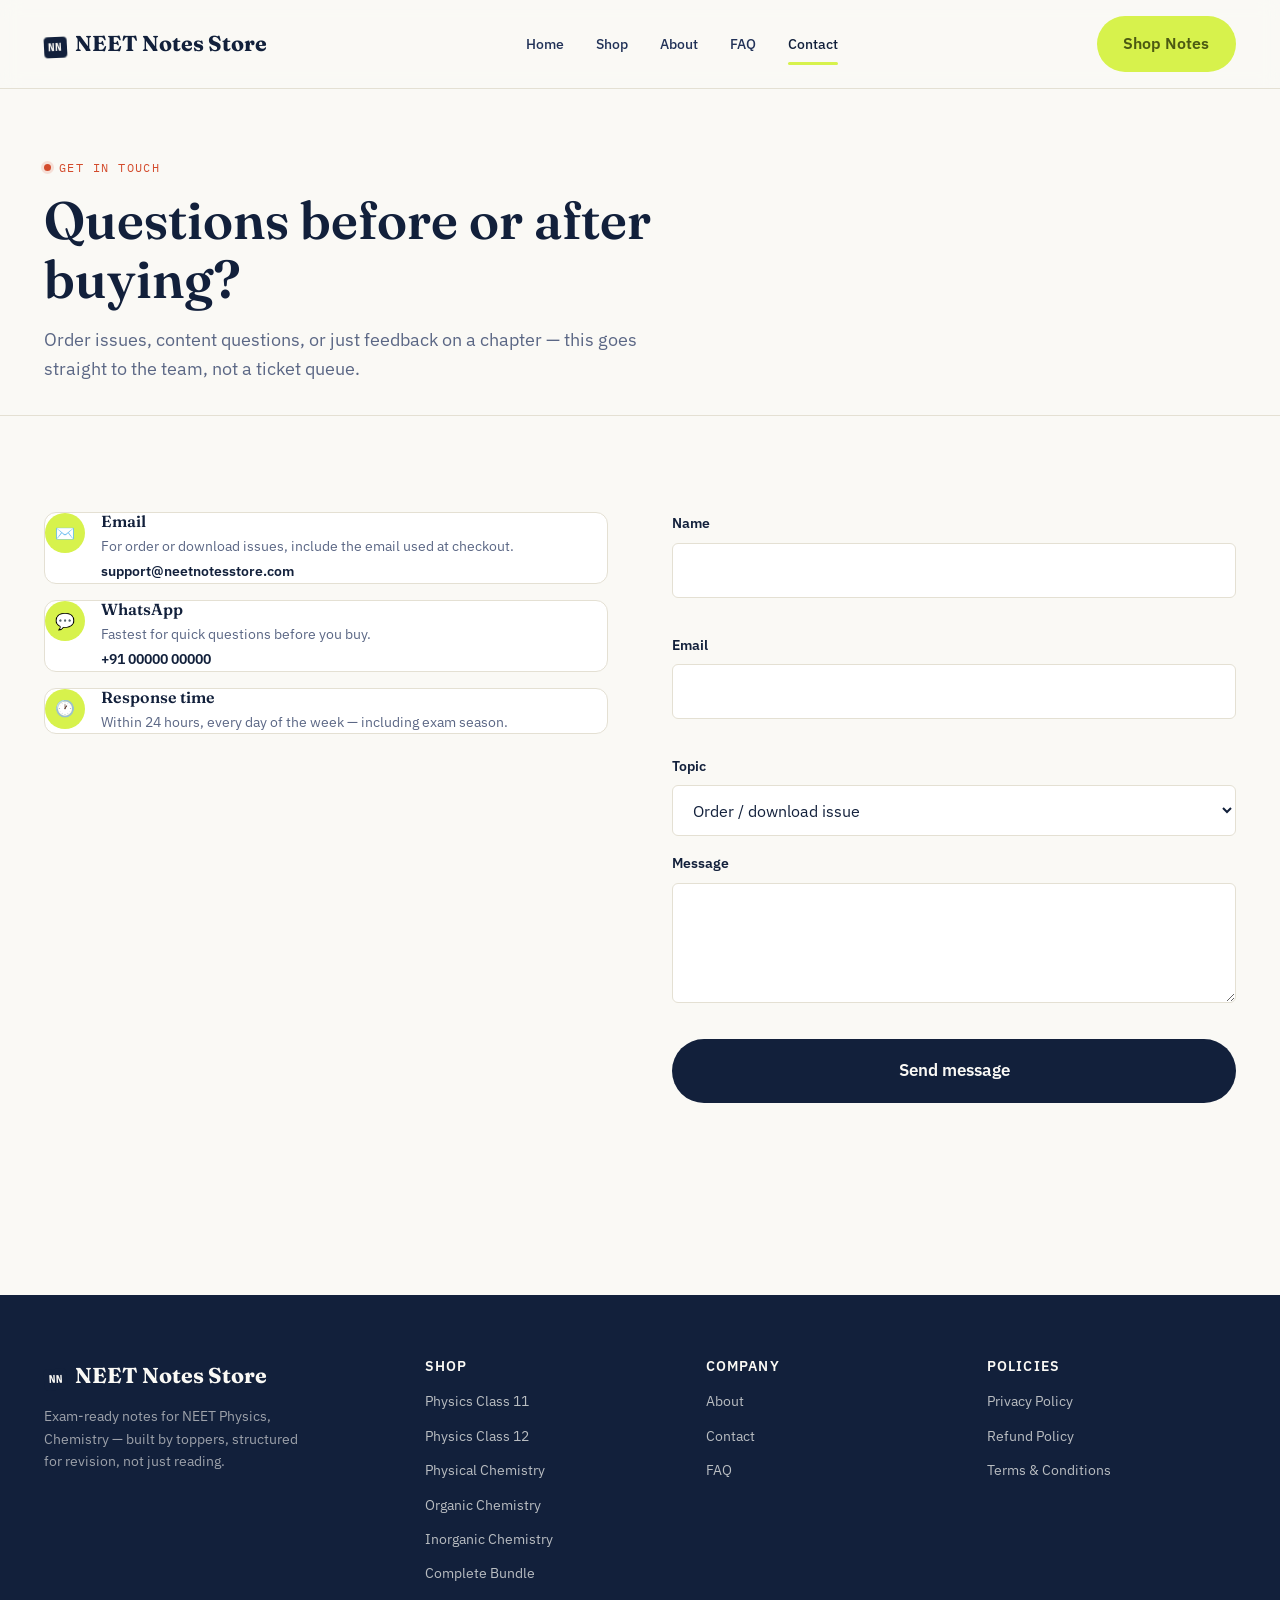
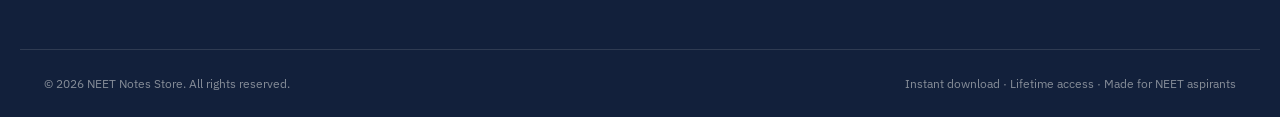
<file: contact.html>
<!DOCTYPE html>
<html lang="en">
<head>
<meta charset="UTF-8">
<meta name="viewport" content="width=device-width, initial-scale=1.0">
<title>Contact Us — NEET Notes Store</title>
<meta name="description" content="Get in touch with NEET Notes Store for order help, content questions, or feedback.">
<link rel="canonical" href="https://neetnotesstore.com/contact.html">
<meta property="og:type" content="website">
<meta property="og:title" content="Contact Us — NEET Notes Store">
<meta property="og:description" content="Get in touch with NEET Notes Store for order help, content questions, or feedback.">
<meta property="og:url" content="https://neetnotesstore.com/contact.html">
<meta name="twitter:card" content="summary">
<meta name="twitter:title" content="Contact Us — NEET Notes Store">

<link rel="preconnect" href="https://fonts.googleapis.com">
<link rel="preconnect" href="https://fonts.gstatic.com" crossorigin>
<link href="https://fonts.googleapis.com/css2?family=Fraunces:opsz,wght@9..144,500;9..144,600;9..144,700&family=IBM+Plex+Sans:wght@400;500;600&family=IBM+Plex+Mono:wght@500;600&display=swap" rel="stylesheet">

<link rel="stylesheet" href="css/tokens.css">
<link rel="stylesheet" href="css/base.css">
<link rel="stylesheet" href="css/info-pages.css">
</head>
<body data-page="contact">

<div id="page-loader"><div class="loader-mark"><span class="dot"></span> Loading</div></div>
<header id="site-header" class="site-header"></header>

<main>
  <section class="page-hero">
    <div class="container">
      <span class="eyebrow reveal">Get In Touch</span>
      <h1 class="reveal">Questions before or after buying?</h1>
      <p class="reveal">Order issues, content questions, or just feedback on a chapter — this goes straight to the team, not a ticket queue.</p>
    </div>
  </section>

  <section class="section">
    <div class="container contact-grid">
      <div class="contact-channels reveal">
        <div class="channel-card">
          <div class="channel-icon">✉️</div>
          <div>
            <h3>Email</h3>
            <p>For order or download issues, include the email used at checkout.</p>
            <a href="mailto:support@neetnotesstore.com">support@neetnotesstore.com</a>
          </div>
        </div>
        <div class="channel-card">
          <div class="channel-icon">💬</div>
          <div>
            <h3>WhatsApp</h3>
            <p>Fastest for quick questions before you buy.</p>
            <a href="https://wa.me/910000000000" target="_blank" rel="noopener">+91 00000 00000</a>
          </div>
        </div>
        <div class="channel-card">
          <div class="channel-icon">🕐</div>
          <div>
            <h3>Response time</h3>
            <p>Within 24 hours, every day of the week — including exam season.</p>
          </div>
        </div>
      </div>

      <form class="contact-form reveal" id="contactForm" novalidate>
        <div class="form-success" id="formSuccess">✓ Message sent — we'll reply within 24 hours.</div>

        <div class="form-field">
          <label for="cfName">Name</label>
          <input type="text" id="cfName" name="name" autocomplete="name" required>
          <span class="form-error" id="errName"></span>
        </div>

        <div class="form-field">
          <label for="cfEmail">Email</label>
          <input type="email" id="cfEmail" name="email" autocomplete="email" required>
          <span class="form-error" id="errEmail"></span>
        </div>

        <div class="form-field">
          <label for="cfTopic">Topic</label>
          <select id="cfTopic" name="topic">
            <option value="order">Order / download issue</option>
            <option value="content">Question about content</option>
            <option value="feedback">Feedback</option>
            <option value="other">Something else</option>
          </select>
        </div>

        <div class="form-field">
          <label for="cfMessage">Message</label>
          <textarea id="cfMessage" name="message" required></textarea>
          <span class="form-error" id="errMessage"></span>
        </div>

        <button type="submit" class="btn btn-primary btn-lg">Send message</button>
      </form>
    </div>
  </section>
</main>

<footer id="site-footer" class="site-footer"></footer>
<button id="backToTop" class="back-to-top" aria-label="Back to top">↑</button>

<script src="js/products.js"></script>
<script src="js/components.js"></script>
<script src="js/main.js"></script>
<script>
  renderHeader("contact");
  renderFooter();

  const form = document.getElementById("contactForm");
  const success = document.getElementById("formSuccess");

  form.addEventListener("submit", (e) => {
    e.preventDefault();
    let valid = true;

    const name = document.getElementById("cfName");
    const email = document.getElementById("cfEmail");
    const message = document.getElementById("cfMessage");

    document.getElementById("errName").textContent = "";
    document.getElementById("errEmail").textContent = "";
    document.getElementById("errMessage").textContent = "";

    if (!name.value.trim()) {
      document.getElementById("errName").textContent = "Enter your name.";
      valid = false;
    }
    const emailPattern = /^[^\s@]+@[^\s@]+\.[^\s@]+$/;
    if (!emailPattern.test(email.value.trim())) {
      document.getElementById("errEmail").textContent = "Enter a valid email.";
      valid = false;
    }
    if (!message.value.trim()) {
      document.getElementById("errMessage").textContent = "Write a short message.";
      valid = false;
    }

    if (!valid) return;

    success.classList.add("visible");
    form.reset();
    success.scrollIntoView({ behavior: "smooth", block: "center" });
  });
</script>
</body>
</html>
</file>
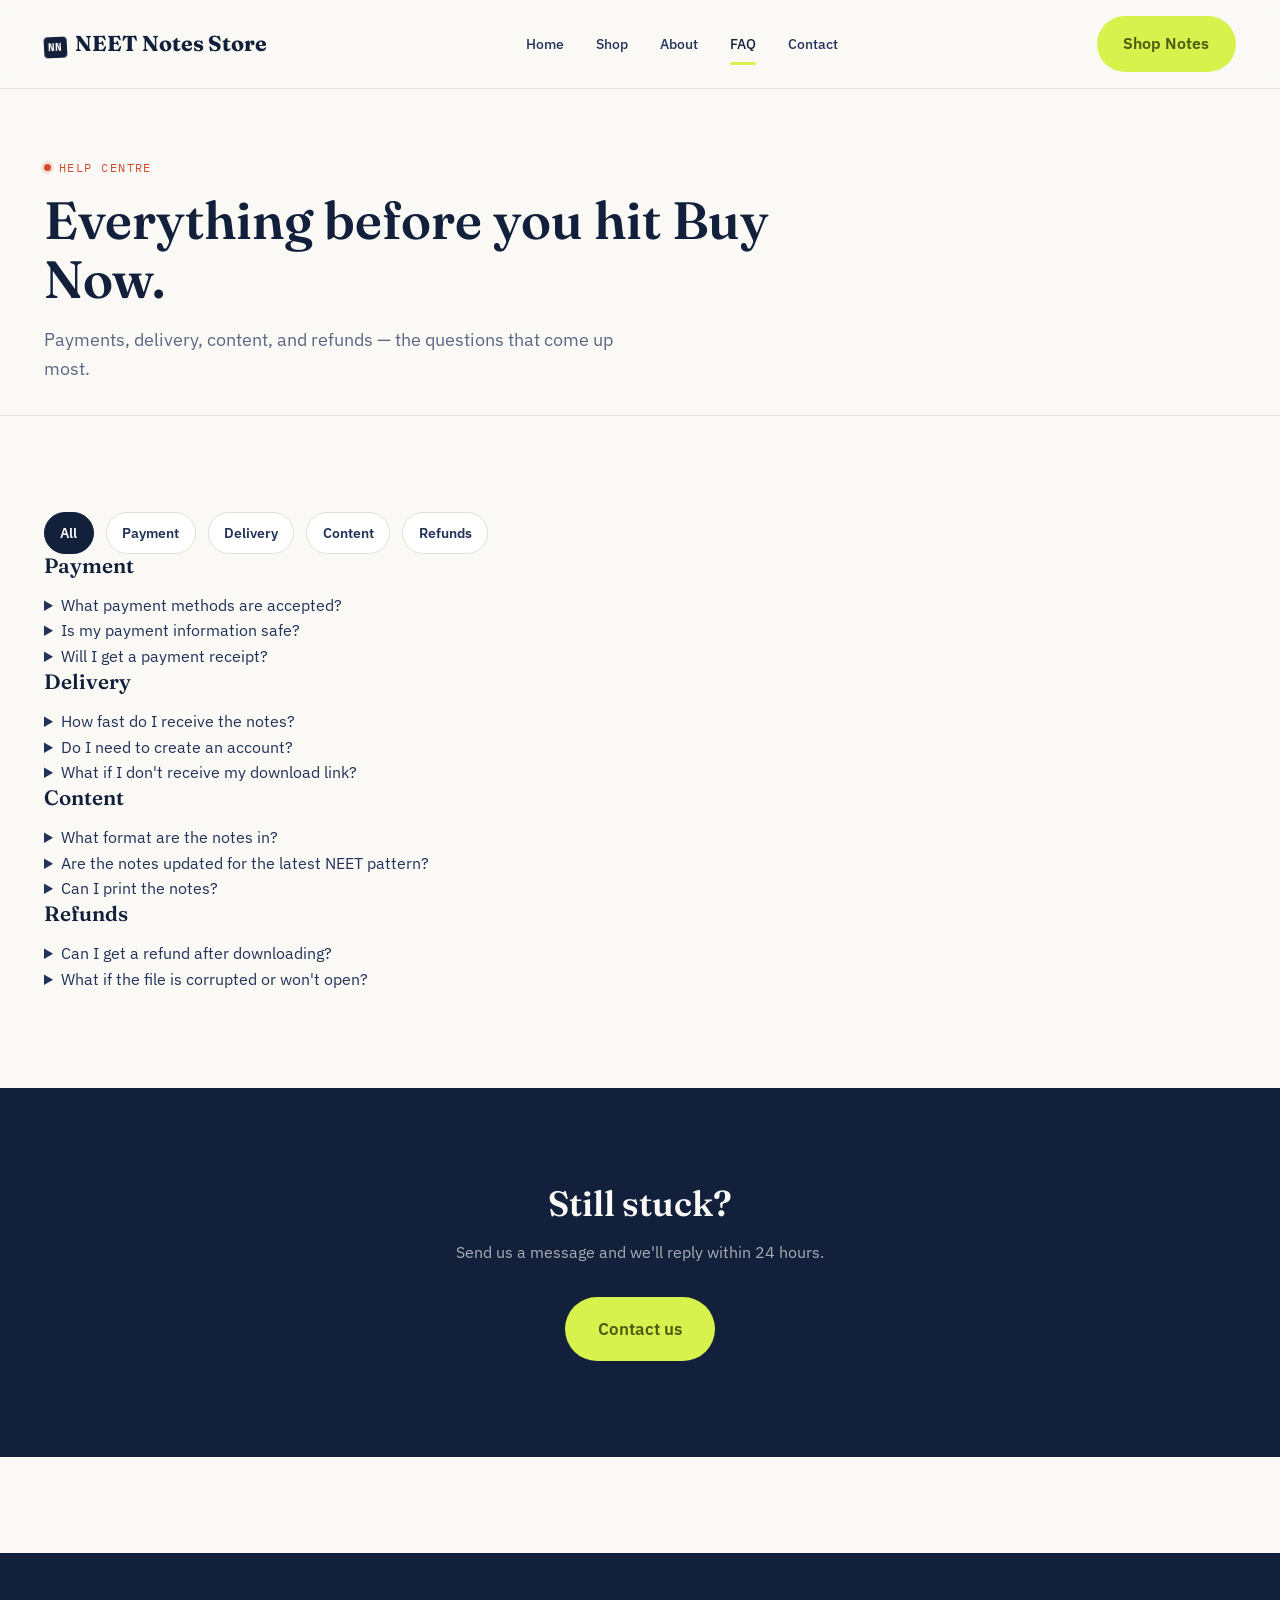
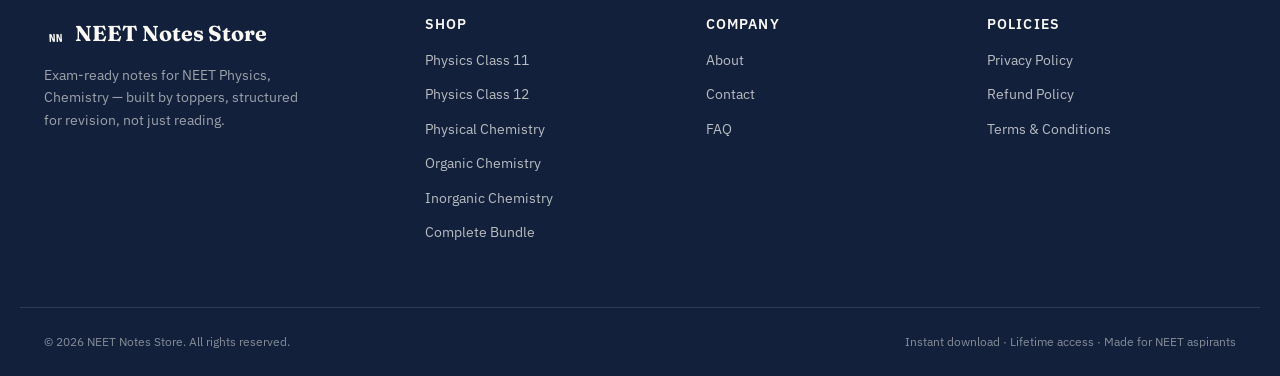
<file: faq.html>
<!DOCTYPE html>
<html lang="en">
<head>
<meta charset="UTF-8">
<meta name="viewport" content="width=device-width, initial-scale=1.0">
<title>FAQ — NEET Notes Store</title>
<meta name="description" content="Answers about payments, delivery, content, and refunds for NEET Notes Store.">
<link rel="canonical" href="https://neetnotesstore.com/faq.html">
<meta property="og:type" content="website">
<meta property="og:title" content="FAQ — NEET Notes Store">
<meta property="og:description" content="Answers about payments, delivery, content, and refunds for NEET Notes Store.">
<meta property="og:url" content="https://neetnotesstore.com/faq.html">
<meta name="twitter:card" content="summary">
<meta name="twitter:title" content="FAQ — NEET Notes Store">

<link rel="preconnect" href="https://fonts.googleapis.com">
<link rel="preconnect" href="https://fonts.gstatic.com" crossorigin>
<link href="https://fonts.googleapis.com/css2?family=Fraunces:opsz,wght@9..144,500;9..144,600;9..144,700&family=IBM+Plex+Sans:wght@400;500;600&family=IBM+Plex+Mono:wght@500;600&display=swap" rel="stylesheet">

<link rel="stylesheet" href="css/tokens.css">
<link rel="stylesheet" href="css/base.css">
<link rel="stylesheet" href="css/info-pages.css">

<script type="application/ld+json" id="faqSchema"></script>
</head>
<body data-page="faq">

<div id="page-loader"><div class="loader-mark"><span class="dot"></span> Loading</div></div>
<header id="site-header" class="site-header"></header>

<main>
  <section class="page-hero">
    <div class="container">
      <span class="eyebrow reveal">Help Centre</span>
      <h1 class="reveal">Everything before you hit Buy Now.</h1>
      <p class="reveal">Payments, delivery, content, and refunds — the questions that come up most.</p>
    </div>
  </section>

  <section class="section">
    <div class="container">
      <div class="faq-categories reveal" id="faqCats"></div>
      <div id="faqGroups"></div>
    </div>
  </section>

  <section class="section cta-band">
    <div class="container cta-inner reveal">
      <h2>Still stuck?</h2>
      <p>Send us a message and we'll reply within 24 hours.</p>
      <a href="contact.html" class="btn btn-mark btn-lg">Contact us</a>
    </div>
  </section>
</main>

<footer id="site-footer" class="site-footer"></footer>
<button id="backToTop" class="back-to-top" aria-label="Back to top">↑</button>

<script src="js/products.js"></script>
<script src="js/components.js"></script>
<script src="js/main.js"></script>
<script>
  renderHeader("faq");
  renderFooter();

  const FAQ_DATA = {
    "Payment": [
      ["What payment methods are accepted?", "All major UPI apps, credit/debit cards, and net banking, processed securely via Razorpay."],
      ["Is my payment information safe?", "Yes — payments are handled entirely by Razorpay. We never see or store your card or UPI details."],
      ["Will I get a payment receipt?", "Yes, Razorpay emails a receipt automatically after every successful payment."]
    ],
    "Delivery": [
      ["How fast do I receive the notes?", "Instantly — your download link appears right after payment, usually within 60 seconds."],
      ["Do I need to create an account?", "No. There are no accounts, logins, or carts — just payment and download."],
      ["What if I don't receive my download link?", "Email support@neetnotesstore.com with your payment reference and we'll resend it within 24 hours."]
    ],
    "Content": [
      ["What format are the notes in?", "A single downloadable PDF per subject, formatted for both print and on-screen annotation."],
      ["Are the notes updated for the latest NEET pattern?", "Yes, content is reviewed each admission cycle against the current NEET syllabus and pattern."],
      ["Can I print the notes?", "Yes, every PDF is print-ready."]
    ],
    "Refunds": [
      ["Can I get a refund after downloading?", "Because notes are delivered instantly as digital files, refunds aren't available once a download link has been issued. See our Refund Policy for full details."],
      ["What if the file is corrupted or won't open?", "That's on us to fix — email support and we'll send a working copy immediately, no refund needed."]
    ]
  };

  const catsEl = document.getElementById("faqCats");
  const groupsEl = document.getElementById("faqGroups");
  const categories = Object.keys(FAQ_DATA);

  function renderGroups(filter) {
    const cats = filter === "All" ? categories : [filter];
    groupsEl.innerHTML = cats.map(cat => `
      <div class="faq-group">
        <h2>${cat}</h2>
        <div class="faq-list">
          ${FAQ_DATA[cat].map(([q, a]) => `
            <details class="faq-item"><summary>${q}</summary><p>${a}</p></details>
          `).join("")}
        </div>
      </div>
    `).join("");
  }

  catsEl.innerHTML = ["All", ...categories].map(c =>
    `<button class="faq-cat-btn${c === "All" ? " active" : ""}" data-cat="${c}">${c}</button>`
  ).join("");

  catsEl.addEventListener("click", (e) => {
    const btn = e.target.closest(".faq-cat-btn");
    if (!btn) return;
    catsEl.querySelectorAll(".faq-cat-btn").forEach(b => b.classList.remove("active"));
    btn.classList.add("active");
    renderGroups(btn.dataset.cat);
  });

  renderGroups("All");

  // FAQPage structured data
  const allFaqs = Object.values(FAQ_DATA).flat();
  document.getElementById("faqSchema").textContent = JSON.stringify({
    "@context": "https://schema.org",
    "@type": "FAQPage",
    "mainEntity": allFaqs.map(([q, a]) => ({
      "@type": "Question",
      "name": q,
      "acceptedAnswer": { "@type": "Answer", "text": a }
    }))
  });
</script>
</body>
</html>
</file>
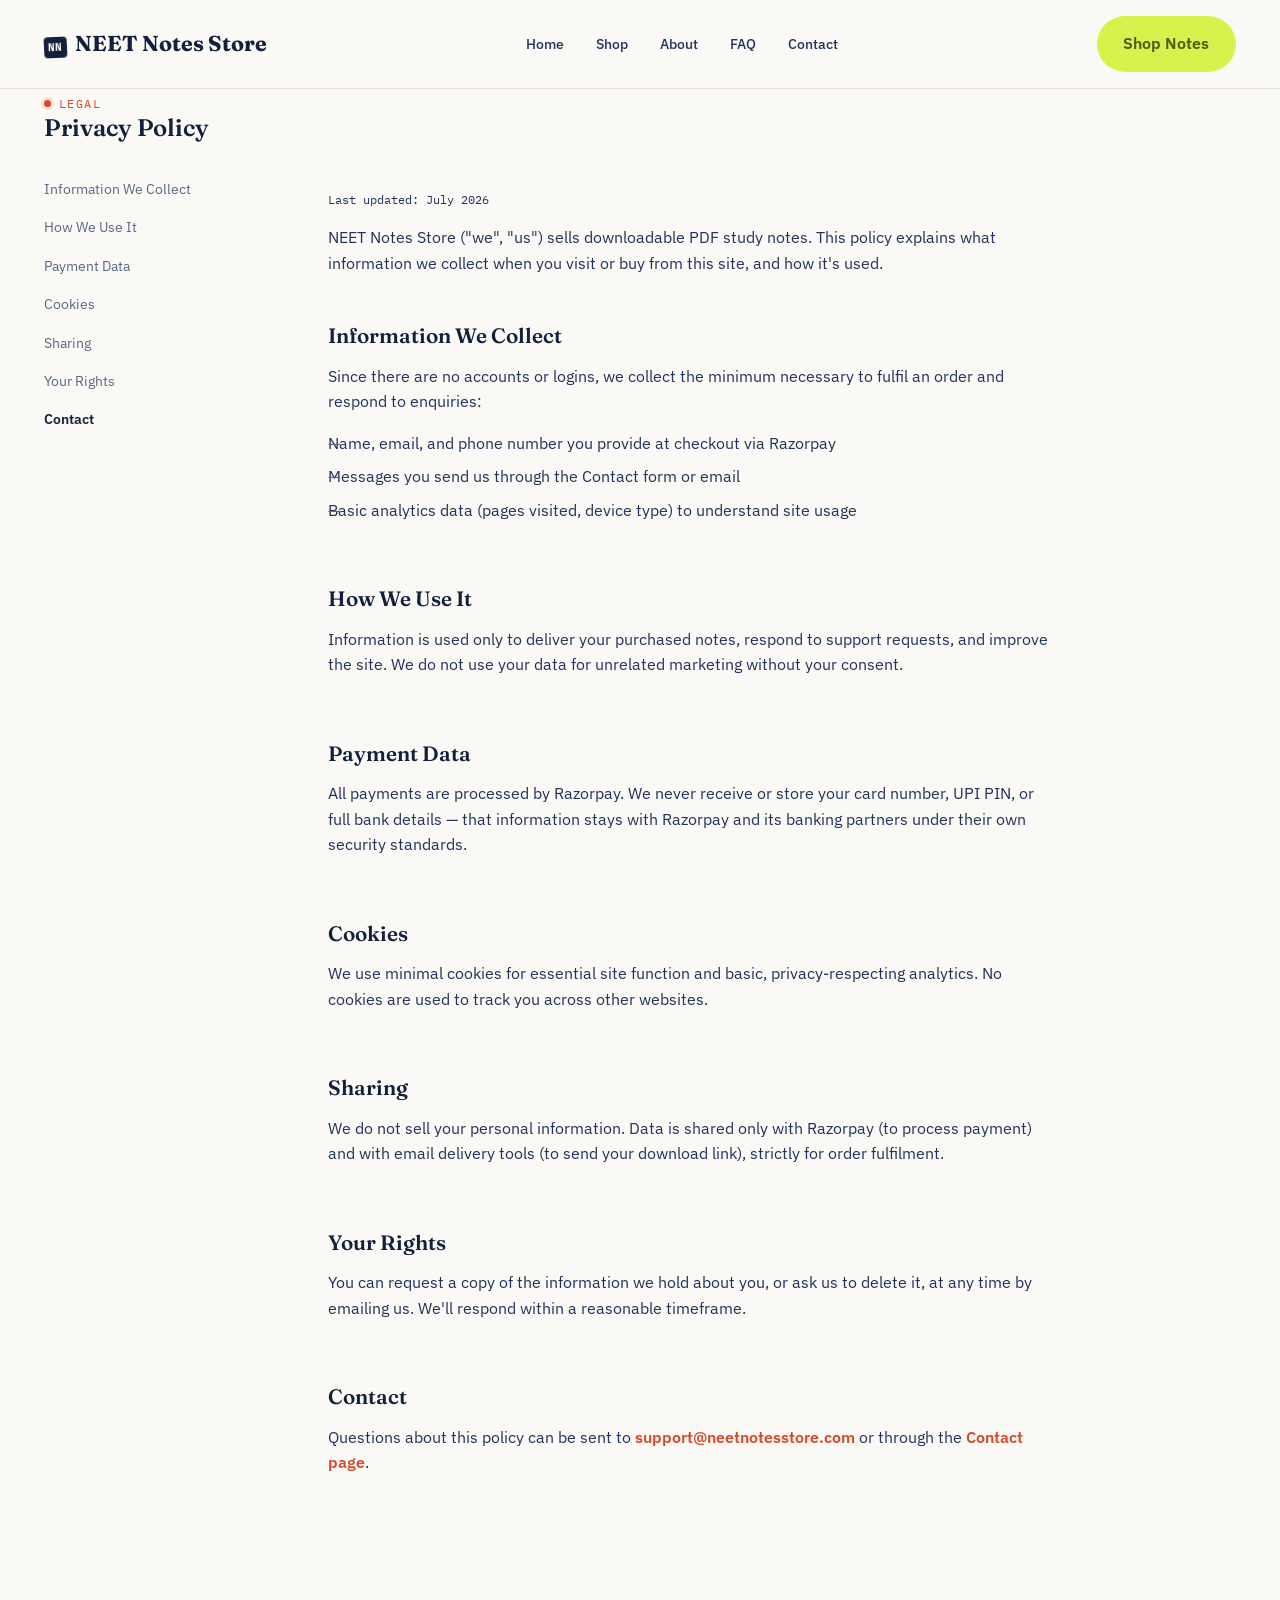
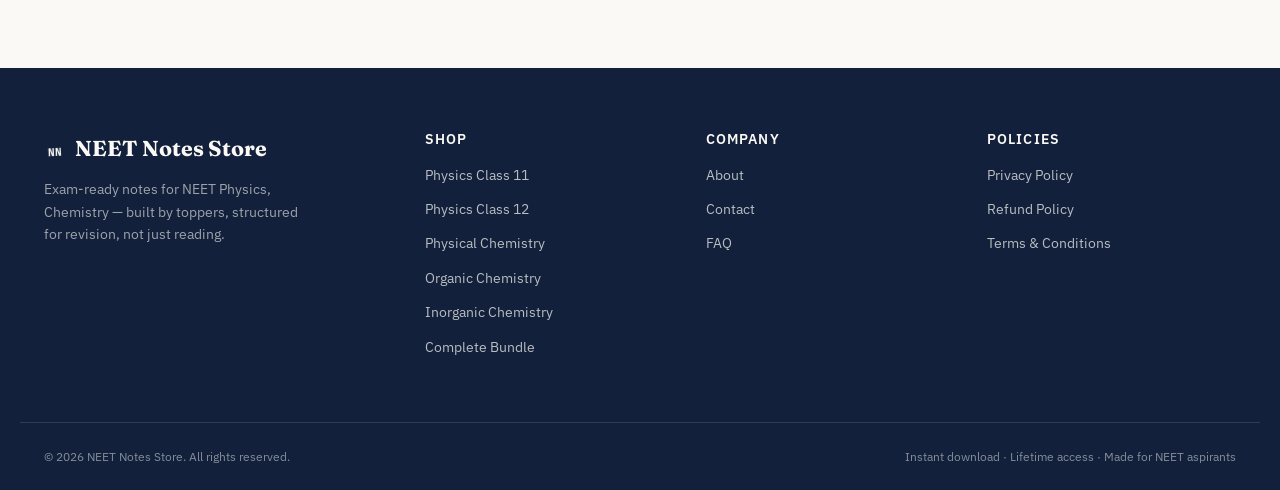
<file: privacy-policy.html>
<!DOCTYPE html>
<html lang="en">
<head>
<meta charset="UTF-8">
<meta name="viewport" content="width=device-width, initial-scale=1.0">
<title>Privacy Policy — NEET Notes Store</title>
<meta name="description" content="How NEET Notes Store collects, uses, and protects your information.">
<link rel="canonical" href="https://neetnotesstore.com/privacy-policy.html">
<meta property="og:type" content="website">
<meta property="og:title" content="Privacy Policy — NEET Notes Store">
<meta property="og:url" content="https://neetnotesstore.com/privacy-policy.html">

<link rel="preconnect" href="https://fonts.googleapis.com">
<link rel="preconnect" href="https://fonts.gstatic.com" crossorigin>
<link href="https://fonts.googleapis.com/css2?family=Fraunces:opsz,wght@9..144,500;9..144,600;9..144,700&family=IBM+Plex+Sans:wght@400;500;600&family=IBM+Plex+Mono:wght@500;600&display=swap" rel="stylesheet">

<link rel="stylesheet" href="css/tokens.css">
<link rel="stylesheet" href="css/base.css">
<link rel="stylesheet" href="css/legal.css">
</head>
<body data-page="privacy">

<div id="page-loader"><div class="loader-mark"><span class="dot"></span> Loading</div></div>
<header id="site-header" class="site-header"></header>

<main>
  <section class="page-hero">
    <div class="container">
      <span class="eyebrow reveal">Legal</span>
      <h1 class="reveal">Privacy Policy</h1>
    </div>
  </section>

  <div class="container legal-wrap">
    <nav class="legal-toc">
      <a href="#info-we-collect">Information We Collect</a>
      <a href="#how-we-use">How We Use It</a>
      <a href="#payment-data">Payment Data</a>
      <a href="#cookies">Cookies</a>
      <a href="#sharing">Sharing</a>
      <a href="#your-rights">Your Rights</a>
      <a href="#contact-us">Contact</a>
    </nav>

    <article class="legal-body">
      <p class="legal-updated">Last updated: July 2026</p>
      <p>NEET Notes Store ("we", "us") sells downloadable PDF study notes. This policy explains what information we collect when you visit or buy from this site, and how it's used.</p>

      <h2 id="info-we-collect">Information We Collect</h2>
      <p>Since there are no accounts or logins, we collect the minimum necessary to fulfil an order and respond to enquiries:</p>
      <ul>
        <li>Name, email, and phone number you provide at checkout via Razorpay</li>
        <li>Messages you send us through the Contact form or email</li>
        <li>Basic analytics data (pages visited, device type) to understand site usage</li>
      </ul>

      <h2 id="how-we-use">How We Use It</h2>
      <p>Information is used only to deliver your purchased notes, respond to support requests, and improve the site. We do not use your data for unrelated marketing without your consent.</p>

      <h2 id="payment-data">Payment Data</h2>
      <p>All payments are processed by Razorpay. We never receive or store your card number, UPI PIN, or full bank details — that information stays with Razorpay and its banking partners under their own security standards.</p>

      <h2 id="cookies">Cookies</h2>
      <p>We use minimal cookies for essential site function and basic, privacy-respecting analytics. No cookies are used to track you across other websites.</p>

      <h2 id="sharing">Sharing</h2>
      <p>We do not sell your personal information. Data is shared only with Razorpay (to process payment) and with email delivery tools (to send your download link), strictly for order fulfilment.</p>

      <h2 id="your-rights">Your Rights</h2>
      <p>You can request a copy of the information we hold about you, or ask us to delete it, at any time by emailing us. We'll respond within a reasonable timeframe.</p>

      <h2 id="contact-us">Contact</h2>
      <p>Questions about this policy can be sent to <a href="mailto:support@neetnotesstore.com">support@neetnotesstore.com</a> or through the <a href="contact.html">Contact page</a>.</p>
    </article>
  </div>
</main>

<footer id="site-footer" class="site-footer"></footer>
<button id="backToTop" class="back-to-top" aria-label="Back to top">↑</button>

<script src="js/products.js"></script>
<script src="js/components.js"></script>
<script src="js/main.js"></script>
<script>
  renderHeader("");
  renderFooter();
</script>
</body>
</html>
</file>
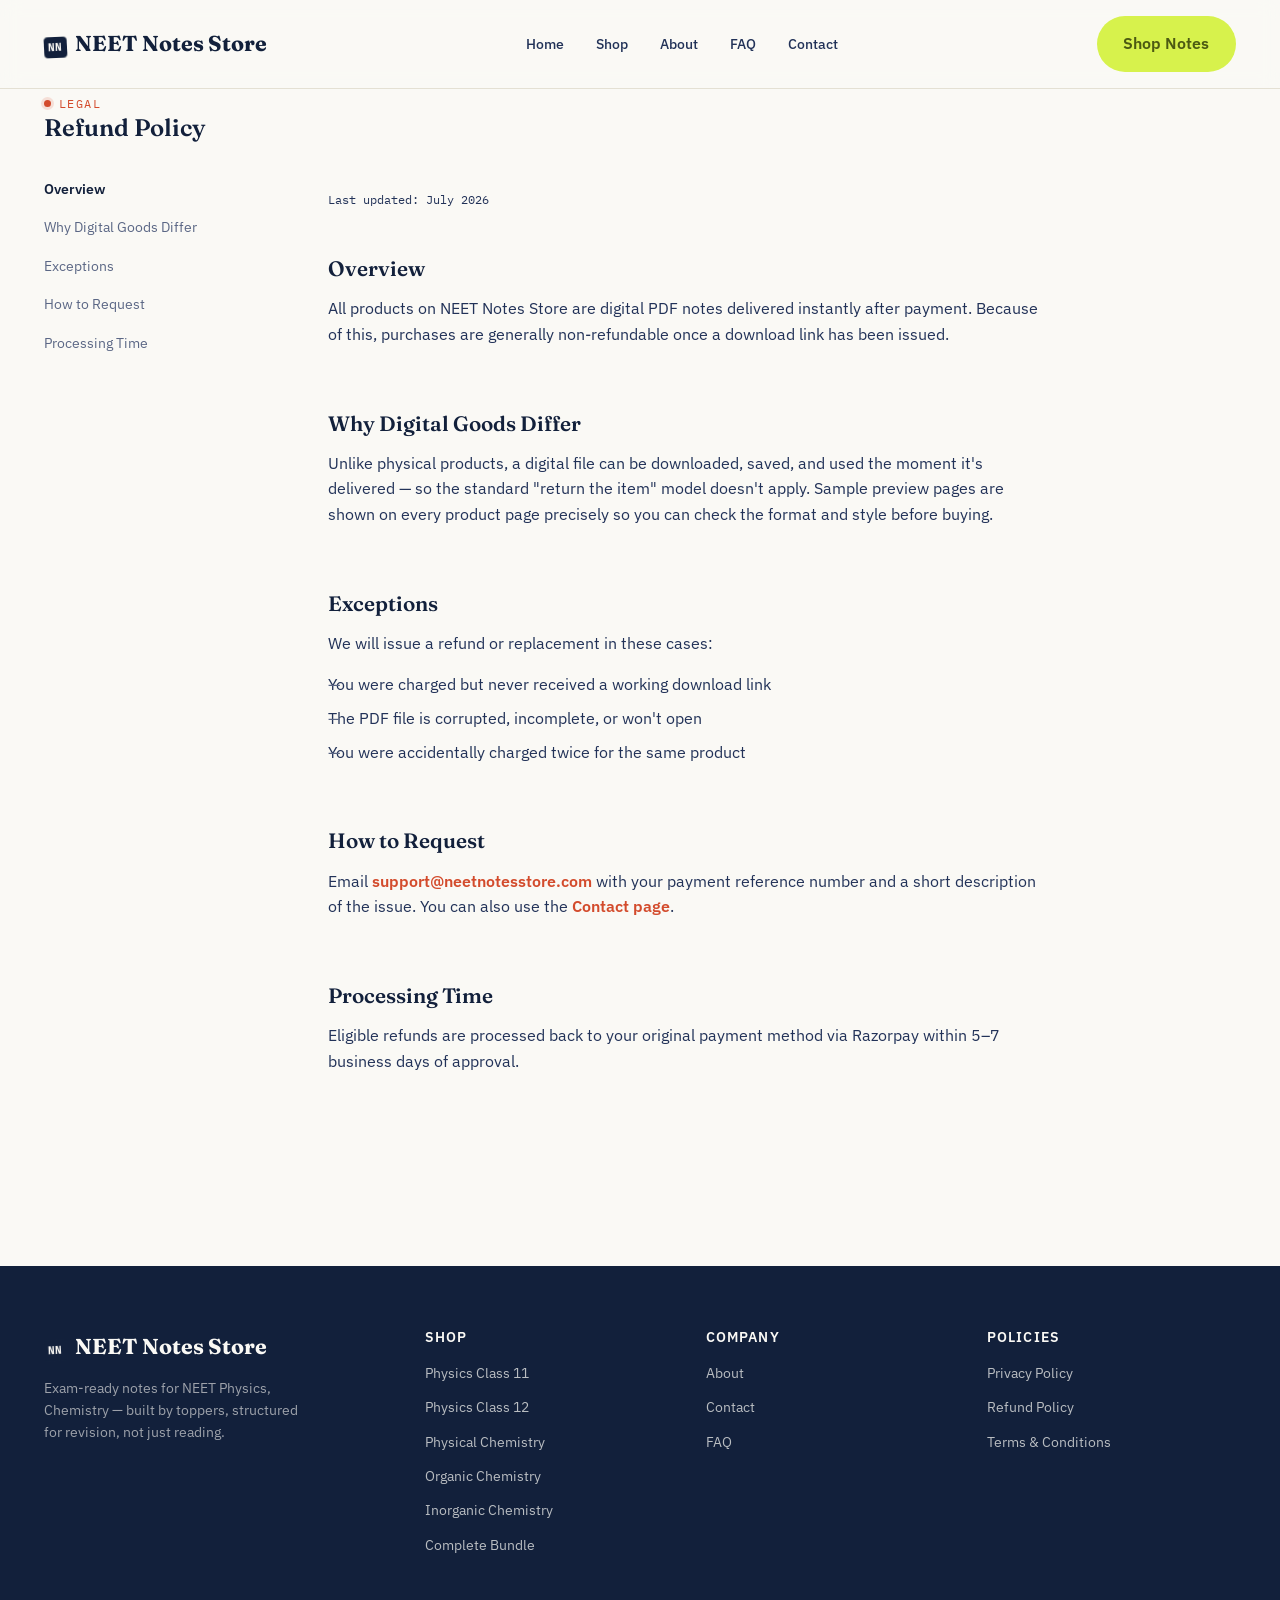
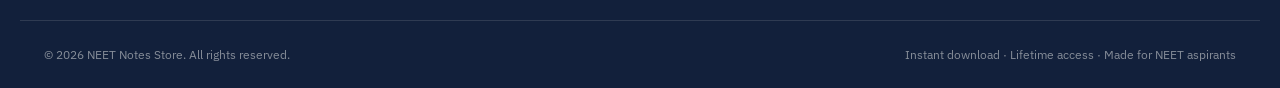
<file: refund-policy.html>
<!DOCTYPE html>
<html lang="en">
<head>
<meta charset="UTF-8">
<meta name="viewport" content="width=device-width, initial-scale=1.0">
<title>Refund Policy — NEET Notes Store</title>
<meta name="description" content="Refund terms for digital NEET notes purchased from NEET Notes Store.">
<link rel="canonical" href="https://neetnotesstore.com/refund-policy.html">
<meta property="og:type" content="website">
<meta property="og:title" content="Refund Policy — NEET Notes Store">
<meta property="og:url" content="https://neetnotesstore.com/refund-policy.html">

<link rel="preconnect" href="https://fonts.googleapis.com">
<link rel="preconnect" href="https://fonts.gstatic.com" crossorigin>
<link href="https://fonts.googleapis.com/css2?family=Fraunces:opsz,wght@9..144,500;9..144,600;9..144,700&family=IBM+Plex+Sans:wght@400;500;600&family=IBM+Plex+Mono:wght@500;600&display=swap" rel="stylesheet">

<link rel="stylesheet" href="css/tokens.css">
<link rel="stylesheet" href="css/base.css">
<link rel="stylesheet" href="css/legal.css">
</head>
<body data-page="refund">

<div id="page-loader"><div class="loader-mark"><span class="dot"></span> Loading</div></div>
<header id="site-header" class="site-header"></header>

<main>
  <section class="page-hero">
    <div class="container">
      <span class="eyebrow reveal">Legal</span>
      <h1 class="reveal">Refund Policy</h1>
    </div>
  </section>

  <div class="container legal-wrap">
    <nav class="legal-toc">
      <a href="#overview">Overview</a>
      <a href="#digital-goods">Why Digital Goods Differ</a>
      <a href="#exceptions">Exceptions</a>
      <a href="#how-to-request">How to Request</a>
      <a href="#processing-time">Processing Time</a>
    </nav>

    <article class="legal-body">
      <p class="legal-updated">Last updated: July 2026</p>

      <h2 id="overview">Overview</h2>
      <p>All products on NEET Notes Store are digital PDF notes delivered instantly after payment. Because of this, purchases are generally non-refundable once a download link has been issued.</p>

      <h2 id="digital-goods">Why Digital Goods Differ</h2>
      <p>Unlike physical products, a digital file can be downloaded, saved, and used the moment it's delivered — so the standard "return the item" model doesn't apply. Sample preview pages are shown on every product page precisely so you can check the format and style before buying.</p>

      <h2 id="exceptions">Exceptions</h2>
      <p>We will issue a refund or replacement in these cases:</p>
      <ul>
        <li>You were charged but never received a working download link</li>
        <li>The PDF file is corrupted, incomplete, or won't open</li>
        <li>You were accidentally charged twice for the same product</li>
      </ul>

      <h2 id="how-to-request">How to Request</h2>
      <p>Email <a href="mailto:support@neetnotesstore.com">support@neetnotesstore.com</a> with your payment reference number and a short description of the issue. You can also use the <a href="contact.html">Contact page</a>.</p>

      <h2 id="processing-time">Processing Time</h2>
      <p>Eligible refunds are processed back to your original payment method via Razorpay within 5–7 business days of approval.</p>
    </article>
  </div>
</main>

<footer id="site-footer" class="site-footer"></footer>
<button id="backToTop" class="back-to-top" aria-label="Back to top">↑</button>

<script src="js/products.js"></script>
<script src="js/components.js"></script>
<script src="js/main.js"></script>
<script>
  renderHeader("");
  renderFooter();
</script>
</body>
</html>
</file>
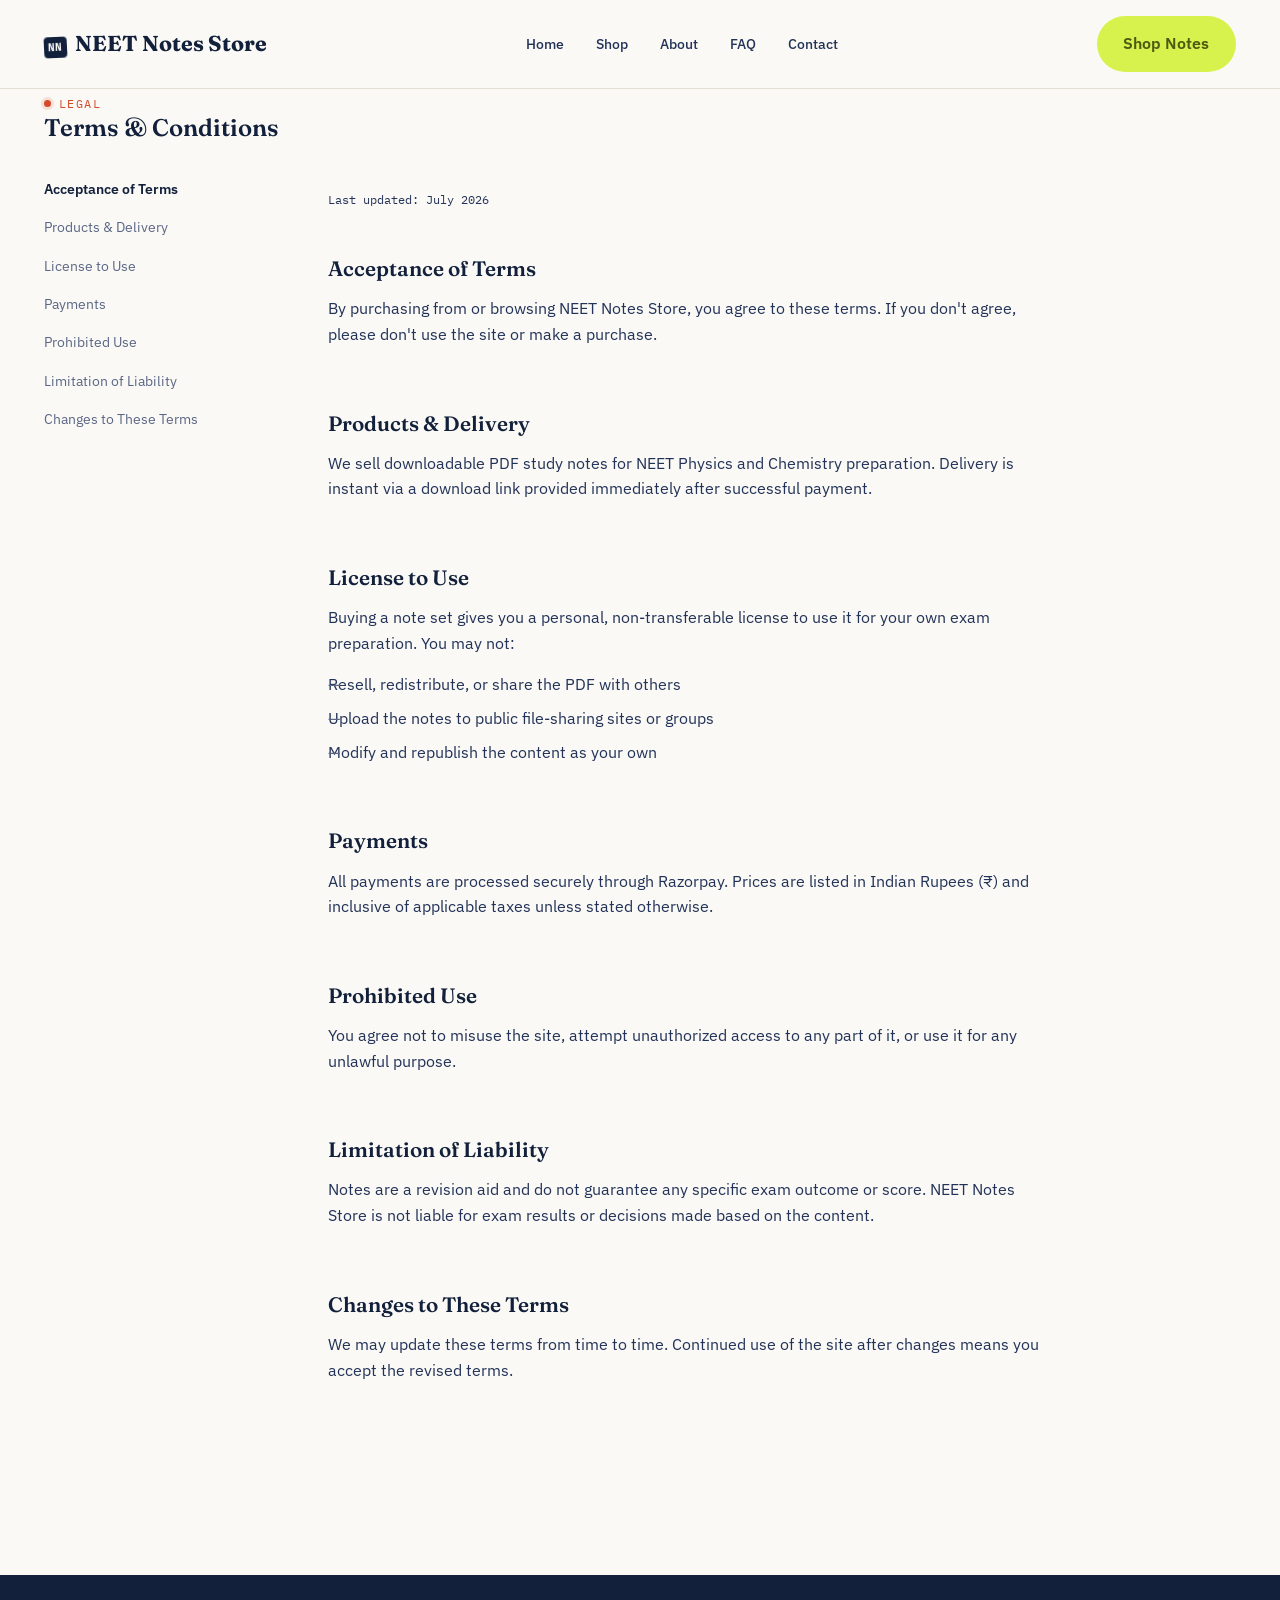
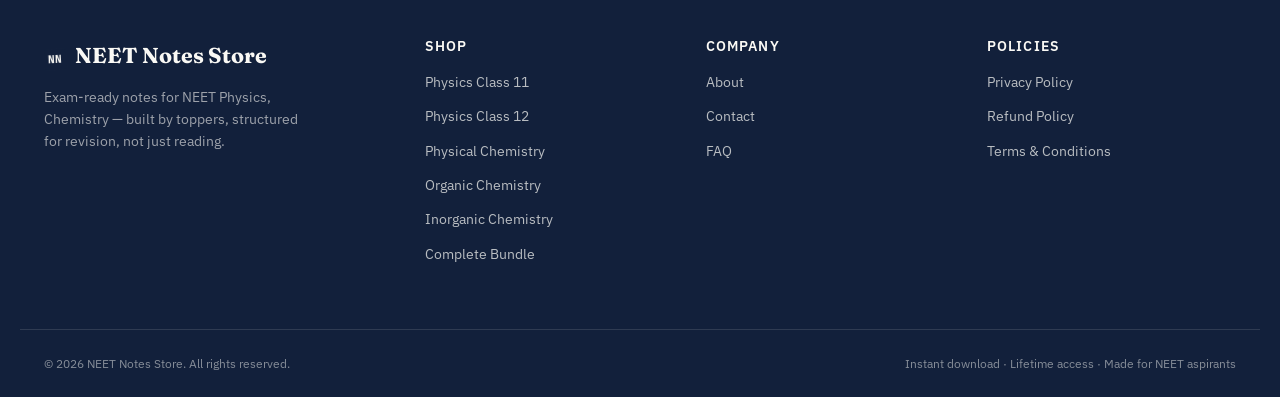
<file: terms.html>
<!DOCTYPE html>
<html lang="en">
<head>
<meta charset="UTF-8">
<meta name="viewport" content="width=device-width, initial-scale=1.0">
<title>Terms &amp; Conditions — NEET Notes Store</title>
<meta name="description" content="Terms of use for purchasing and using NEET Notes Store digital notes.">
<link rel="canonical" href="https://neetnotesstore.com/terms.html">
<meta property="og:type" content="website">
<meta property="og:title" content="Terms & Conditions — NEET Notes Store">
<meta property="og:url" content="https://neetnotesstore.com/terms.html">

<link rel="preconnect" href="https://fonts.googleapis.com">
<link rel="preconnect" href="https://fonts.gstatic.com" crossorigin>
<link href="https://fonts.googleapis.com/css2?family=Fraunces:opsz,wght@9..144,500;9..144,600;9..144,700&family=IBM+Plex+Sans:wght@400;500;600&family=IBM+Plex+Mono:wght@500;600&display=swap" rel="stylesheet">

<link rel="stylesheet" href="css/tokens.css">
<link rel="stylesheet" href="css/base.css">
<link rel="stylesheet" href="css/legal.css">
</head>
<body data-page="terms">

<div id="page-loader"><div class="loader-mark"><span class="dot"></span> Loading</div></div>
<header id="site-header" class="site-header"></header>

<main>
  <section class="page-hero">
    <div class="container">
      <span class="eyebrow reveal">Legal</span>
      <h1 class="reveal">Terms &amp; Conditions</h1>
    </div>
  </section>

  <div class="container legal-wrap">
    <nav class="legal-toc">
      <a href="#acceptance">Acceptance of Terms</a>
      <a href="#products">Products &amp; Delivery</a>
      <a href="#license">License to Use</a>
      <a href="#payments">Payments</a>
      <a href="#prohibited">Prohibited Use</a>
      <a href="#liability">Limitation of Liability</a>
      <a href="#changes">Changes to These Terms</a>
    </nav>

    <article class="legal-body">
      <p class="legal-updated">Last updated: July 2026</p>

      <h2 id="acceptance">Acceptance of Terms</h2>
      <p>By purchasing from or browsing NEET Notes Store, you agree to these terms. If you don't agree, please don't use the site or make a purchase.</p>

      <h2 id="products">Products &amp; Delivery</h2>
      <p>We sell downloadable PDF study notes for NEET Physics and Chemistry preparation. Delivery is instant via a download link provided immediately after successful payment.</p>

      <h2 id="license">License to Use</h2>
      <p>Buying a note set gives you a personal, non-transferable license to use it for your own exam preparation. You may not:</p>
      <ul>
        <li>Resell, redistribute, or share the PDF with others</li>
        <li>Upload the notes to public file-sharing sites or groups</li>
        <li>Modify and republish the content as your own</li>
      </ul>

      <h2 id="payments">Payments</h2>
      <p>All payments are processed securely through Razorpay. Prices are listed in Indian Rupees (₹) and inclusive of applicable taxes unless stated otherwise.</p>

      <h2 id="prohibited">Prohibited Use</h2>
      <p>You agree not to misuse the site, attempt unauthorized access to any part of it, or use it for any unlawful purpose.</p>

      <h2 id="liability">Limitation of Liability</h2>
      <p>Notes are a revision aid and do not guarantee any specific exam outcome or score. NEET Notes Store is not liable for exam results or decisions made based on the content.</p>

      <h2 id="changes">Changes to These Terms</h2>
      <p>We may update these terms from time to time. Continued use of the site after changes means you accept the revised terms.</p>
    </article>
  </div>
</main>

<footer id="site-footer" class="site-footer"></footer>
<button id="backToTop" class="back-to-top" aria-label="Back to top">↑</button>

<script src="js/products.js"></script>
<script src="js/components.js"></script>
<script src="js/main.js"></script>
<script>
  renderHeader("");
  renderFooter();
</script>
</body>
</html>
</file>
<file: css/tokens.css>
/* ============================================================
   NEET NOTES STORE — DESIGN TOKENS
   Concept: "The Marked Answer Sheet" — the visual language of
   OMR sheets, red-pen corrections, and highlighter strokes,
   built for a NEET aspirant who lives inside exam paper and
   scorecards. Ink navy for authority, paper white for the page
   itself, highlighter lime for "correct/selected", pen-red for
   scores and urgency (savings, ratings, live badges).
   ============================================================ */

:root {
  /* ---- Color: named + hex ---- */
  --ink-900: #12203B;      /* primary ink navy — headings, nav */
  --ink-700: #223258;      /* secondary ink — body on light */
  --ink-500: #5B6785;      /* muted ink — captions, meta */
  --paper-0: #FAF9F5;      /* page background, warm paper white */
  --paper-1: #F1EEE5;      /* recessed panel / card well */
  --line-100: #E4E0D3;     /* hairline rules on paper */
  --mark-lime: #D7F24C;    /* highlighter accent — selection, focus */
  --mark-lime-ink: #4C5A12;/* text sitting on lime for AA contrast */
  --pen-red: #D34B2C;      /* red-pen accent — price, save badge, live */
  --pen-red-dark: #B23B21;
  --white: #FFFFFF;

  /* ---- Type families ---- */
  --font-display: "Fraunces", "Times New Roman", serif;
  --font-body: "IBM Plex Sans", "Segoe UI", sans-serif;
  --font-mono: "IBM Plex Mono", "Courier New", monospace;

  /* ---- Type scale (fluid) ---- */
  --fs-display-xl: clamp(2.75rem, 4vw + 1.5rem, 5rem);
  --fs-display-lg: clamp(2.1rem, 2.6vw + 1.2rem, 3.4rem);
  --fs-display-md: clamp(1.6rem, 1.4vw + 1.1rem, 2.2rem);
  --fs-body-lg: 1.15rem;
  --fs-body: 1rem;
  --fs-small: 0.875rem;
  --fs-micro: 0.75rem;

  /* ---- Spacing scale ---- */
  --sp-1: 0.25rem;
  --sp-2: 0.5rem;
  --sp-3: 0.75rem;
  --sp-4: 1rem;
  --sp-6: 1.5rem;
  --sp-8: 2rem;
  --sp-12: 3rem;
  --sp-16: 4rem;
  --sp-24: 6rem;

  /* ---- Layout ---- */
  --container-max: 1240px;
  --radius-sm: 6px;
  --radius-md: 12px;
  --radius-lg: 20px;
  --shadow-card: 0 1px 2px rgba(18,32,59,0.06), 0 12px 32px -16px rgba(18,32,59,0.18);
  --shadow-lift: 0 24px 48px -20px rgba(18,32,59,0.28);

  /* ---- Motion ---- */
  --ease-out: cubic-bezier(0.16, 1, 0.3, 1);
  --dur-fast: 160ms;
  --dur-med: 320ms;
  --dur-slow: 640ms;
}

@media (prefers-reduced-motion: reduce) {
  *, *::before, *::after {
    animation-duration: 0.001ms !important;
    animation-iteration-count: 1 !important;
    transition-duration: 0.001ms !important;
    scroll-behavior: auto !important;
  }
}
</file>
<file: css/base.css>
/* ============================================================
   BASE / RESET
   ============================================================ */
*, *::before, *::after { box-sizing: border-box; }
html { scroll-behavior: smooth; }
body {
  margin: 0;
  font-family: var(--font-body);
  font-size: var(--fs-body);
  color: var(--ink-700);
  background: var(--paper-0);
  line-height: 1.6;
  -webkit-font-smoothing: antialiased;
}
img { max-width: 100%; display: block; }
a { color: inherit; text-decoration: none; }
h1, h2, h3, h4 { font-family: var(--font-display); color: var(--ink-900); margin: 0; line-height: 1.12; font-weight: 600; }
p { margin: 0; }
ul { margin: 0; padding: 0; list-style: none; }
button { font: inherit; cursor: pointer; }
::selection { background: var(--mark-lime); color: var(--mark-lime-ink); }

:focus-visible {
  outline: 3px solid var(--mark-lime);
  outline-offset: 2px;
  border-radius: 4px;
}

.container {
  max-width: var(--container-max);
  margin-inline: auto;
  padding-inline: var(--sp-6);
}
@media (max-width: 640px) { .container { padding-inline: var(--sp-4); } }

.eyebrow {
  font-family: var(--font-mono);
  font-size: var(--fs-micro);
  letter-spacing: 0.12em;
  text-transform: uppercase;
  color: var(--pen-red);
  display: inline-flex;
  align-items: center;
  gap: var(--sp-2);
}
.eyebrow::before {
  content: "";
  width: 7px; height: 7px;
  border-radius: 50%;
  background: var(--pen-red);
  box-shadow: 0 0 0 3px rgba(211,75,44,0.15);
}

/* ============================================================
   BUTTONS
   ============================================================ */
.btn {
  display: inline-flex;
  align-items: center;
  justify-content: center;
  gap: var(--sp-2);
  padding: 0.9rem 1.6rem;
  border-radius: 999px;
  font-weight: 600;
  font-size: var(--fs-body);
  border: 1.5px solid transparent;
  transition: transform var(--dur-fast) var(--ease-out), box-shadow var(--dur-fast) var(--ease-out), background var(--dur-fast) var(--ease-out);
  white-space: nowrap;
}
.btn-primary {
  background: var(--ink-900);
  color: var(--paper-0);
}
.btn-primary:hover { transform: translateY(-2px); box-shadow: var(--shadow-lift); }
.btn-mark {
  background: var(--mark-lime);
  color: var(--mark-lime-ink);
}
.btn-mark:hover { transform: translateY(-2px); box-shadow: 0 16px 32px -16px rgba(215,242,76,0.7); }
.btn-outline {
  background: transparent;
  border-color: var(--line-100);
  color: var(--ink-900);
}
.btn-outline:hover { border-color: var(--ink-900); }
.btn-block { width: 100%; }
.btn-lg { padding: 1.1rem 2rem; font-size: 1.05rem; }

/* ============================================================
   NAV
   ============================================================ */
.site-header {
  position: sticky;
  top: 0;
  z-index: 100;
  background: rgba(250,249,245,0.85);
  backdrop-filter: blur(10px) saturate(1.1);
  border-bottom: 1px solid var(--line-100);
}
.nav {
  display: flex;
  align-items: center;
  justify-content: space-between;
  padding-block: var(--sp-4);
}
.brand {
  display: flex;
  align-items: baseline;
  gap: var(--sp-2);
  font-family: var(--font-display);
  font-weight: 700;
  font-size: 1.35rem;
  color: var(--ink-900);
}
.brand .brand-mark {
  background: var(--ink-900);
  color: var(--paper-0);
  font-family: var(--font-mono);
  font-size: 0.7rem;
  padding: 0.15em 0.4em;
  border-radius: 4px;
  transform: rotate(-3deg);
}
.nav-links {
  display: flex;
  align-items: center;
  gap: var(--sp-8);
  font-size: var(--fs-small);
  font-weight: 500;
}
.nav-links a {
  position: relative;
  padding-block: 4px;
  color: var(--ink-700);
}
.nav-links a:hover, .nav-links a.active { color: var(--ink-900); }
.nav-links a.active::after {
  content: "";
  position: absolute;
  left: 0; right: 0; bottom: -6px;
  height: 3px;
  background: var(--mark-lime);
  border-radius: 2px;
}
.nav-actions { display: flex; align-items: center; gap: var(--sp-4); }
.nav-toggle {
  display: none;
  background: none; border: none;
  width: 40px; height: 40px;
  flex-direction: column; justify-content: center; align-items: center; gap: 5px;
}
.nav-toggle span { width: 22px; height: 2px; background: var(--ink-900); border-radius: 2px; }

@media (max-width: 860px) {
  .nav-toggle { display: flex; }
  .nav-links {
    position: fixed;
    inset: 64px 0 0 0;
    background: var(--paper-0);
    flex-direction: column;
    align-items: flex-start;
    padding: var(--sp-8) var(--sp-6);
    gap: var(--sp-6);
    font-size: 1.1rem;
    transform: translateX(100%);
    transition: transform var(--dur-med) var(--ease-out);
    overflow-y: auto;
  }
  .nav-links.open { transform: translateX(0); }
}

/* ============================================================
   FOOTER
   ============================================================ */
.site-footer {
  background: var(--ink-900);
  color: rgba(250,249,245,0.72);
  margin-top: var(--sp-24);
}
.footer-top {
  padding-block: var(--sp-16);
  display: grid;
  grid-template-columns: 1.4fr 1fr 1fr 1fr;
  gap: var(--sp-8);
}
@media (max-width: 780px) { .footer-top { grid-template-columns: 1fr 1fr; } }
.footer-brand p { margin-top: var(--sp-3); max-width: 34ch; color: rgba(250,249,245,0.6); font-size: var(--fs-small); }
.footer-col h4 { color: var(--paper-0); font-size: var(--fs-small); text-transform: uppercase; letter-spacing: 0.08em; font-family: var(--font-body); margin-bottom: var(--sp-4); }
.footer-col ul { display: flex; flex-direction: column; gap: var(--sp-3); font-size: var(--fs-small); }
.footer-col a:hover { color: var(--mark-lime); }
.footer-bottom {
  border-top: 1px solid rgba(250,249,245,0.12);
  padding-block: var(--sp-6);
  display: flex; justify-content: space-between; align-items: center;
  font-size: var(--fs-micro); color: rgba(250,249,245,0.5);
  flex-wrap: wrap; gap: var(--sp-3);
}

/* ============================================================
   SECTION UTILITIES
   ============================================================ */
.section { padding-block: var(--sp-24); }
@media (max-width: 640px) { .section { padding-block: var(--sp-16); } }
.section-head { max-width: 640px; margin-bottom: var(--sp-12); }
.section-head h2 { margin-top: var(--sp-3); }
.section-alt { background: var(--paper-1); }

/* ============================================================
   PRODUCT CARD
   ============================================================ */
.product-grid {
  display: grid;
  grid-template-columns: repeat(3, 1fr);
  gap: var(--sp-6);
}
@media (max-width: 980px) { .product-grid { grid-template-columns: repeat(2, 1fr); } }
@media (max-width: 620px) { .product-grid { grid-template-columns: 1fr; } }

.product-card {
  background: var(--white);
  border: 1px solid var(--line-100);
  border-radius: var(--radius-md);
  overflow: hidden;
  display: flex;
  flex-direction: column;
  transition: transform var(--dur-med) var(--ease-out), box-shadow var(--dur-med) var(--ease-out), border-color var(--dur-med) var(--ease-out);
}
.product-card:hover { transform: translateY(-6px); box-shadow: var(--shadow-lift); border-color: transparent; }
.product-card.featured { border-color: var(--ink-900); position: relative; }
.card-media {
  aspect-ratio: 4/3;
  background: var(--paper-1);
  position: relative;
  overflow: hidden;
}
.card-media img { width: 100%; height: 100%; object-fit: cover; transition: transform var(--dur-slow) var(--ease-out); }
.product-card:hover .card-media img { transform: scale(1.05); }
.stamp {
  position: absolute;
  top: var(--sp-3); right: var(--sp-3);
  background: var(--pen-red);
  color: var(--paper-0);
  font-family: var(--font-mono);
  font-size: var(--fs-micro);
  font-weight: 600;
  padding: 0.35em 0.7em;
  border-radius: var(--radius-sm);
  transform: rotate(4deg);
  letter-spacing: 0.04em;
}
.card-body { padding: var(--sp-6); display: flex; flex-direction: column; gap: var(--sp-3); flex: 1; }
.card-body h3 { font-size: 1.15rem; }
.card-desc { color: var(--ink-500); font-size: var(--fs-small); }
.card-price-row { display: flex; align-items: baseline; gap: var(--sp-2); margin-top: auto; }
.price { font-family: var(--font-mono); font-weight: 600; font-size: 1.25rem; color: var(--ink-900); }
.price-was { font-family: var(--font-mono); font-size: var(--fs-small); color: var(--ink-500); text-decoration: line-through; }
.card-cta { margin-top: var(--sp-3); }

/* ============================================================
   BADGES
   ============================================================ */
.badge {
  display: inline-flex;
  align-items: center;
  gap: var(--sp-2);
  font-size: var(--fs-micro);
  font-weight: 600;
  padding: 0.4em 0.75em;
  border-radius: 999px;
  background: var(--paper-1);
  color: var(--ink-700);
  border: 1px solid var(--line-100);
}
.badge-mark { background: var(--mark-lime); color: var(--mark-lime-ink); border-color: transparent; }

/* ============================================================
   MISC
   ============================================================ */
.text-center { text-align: center; }
.mx-auto { margin-inline: auto; }
.mt-8 { margin-top: var(--sp-8); }
.mt-12 { margin-top: var(--sp-12); }
.hairline { border: none; border-top: 1px solid var(--line-100); }

.back-to-top {
  position: fixed;
  bottom: var(--sp-6); right: var(--sp-6);
  width: 46px; height: 46px;
  border-radius: 50%;
  background: var(--ink-900);
  color: var(--paper-0);
  display: flex; align-items: center; justify-content: center;
  opacity: 0; pointer-events: none;
  transform: translateY(12px);
  transition: opacity var(--dur-med) var(--ease-out), transform var(--dur-med) var(--ease-out);
  z-index: 90;
  box-shadow: var(--shadow-card);
}
.back-to-top.visible { opacity: 1; pointer-events: auto; transform: translateY(0); }

/* ============================================================
   CTA BAND (shared across pages)
   ============================================================ */
.cta-band { background: var(--ink-900); }
.cta-inner { text-align: center; }
.cta-inner h2 { color: var(--paper-0); font-size: var(--fs-display-md); }
.cta-inner p { color: rgba(250,249,245,0.65); margin-top: var(--sp-4); max-width: 50ch; margin-inline: auto; }
.cta-inner .btn { margin-top: var(--sp-8); }

/* Loading veil */
#page-loader {
  position: fixed; inset: 0; z-index: 999;
  background: var(--paper-0);
  display: flex; align-items: center; justify-content: center;
  transition: opacity var(--dur-slow) var(--ease-out), visibility var(--dur-slow);
}
#page-loader.done { opacity: 0; visibility: hidden; }
.loader-mark {
  font-family: var(--font-mono);
  font-size: var(--fs-small);
  color: var(--ink-900);
  display: flex; align-items: center; gap: var(--sp-3);
}
.loader-mark .dot {
  width: 8px; height: 8px; border-radius: 50%;
  background: var(--mark-lime);
  animation: pulse 1s ease-in-out infinite;
}
@keyframes pulse { 0%,100% { opacity: 0.3; } 50% { opacity: 1; } }

/* Scroll reveal */
.reveal { opacity: 0; transform: translateY(18px); transition: opacity var(--dur-slow) var(--ease-out), transform var(--dur-slow) var(--ease-out); }
.reveal.in { opacity: 1; transform: translateY(0); }
</file>
<file: css/info-pages.css>
/* ============================================================
   INFO PAGES — About / Contact / FAQ
   ============================================================ */
.page-hero {
  padding-block: var(--sp-16) var(--sp-8);
  border-bottom: 1px solid var(--line-100);
}
.page-hero h1 { font-size: var(--fs-display-lg); margin-top: var(--sp-3); max-width: 22ch; }
.page-hero p { margin-top: var(--sp-4); color: var(--ink-500); font-size: var(--fs-body-lg); max-width: 56ch; }

/* ---- About ---- */
.about-story { display: grid; grid-template-columns: 1fr 1fr; gap: var(--sp-16); align-items: center; }
@media (max-width: 860px) { .about-story { grid-template-columns: 1fr; gap: var(--sp-8); } }
.about-story img { border-radius: var(--radius-lg); width: 100%; aspect-ratio: 4/3; object-fit: cover; }
.about-story h2 { font-size: var(--fs-display-md); }
.about-story p { margin-top: var(--sp-4); color: var(--ink-500); }
.about-story p + p { margin-top: var(--sp-3); }

.stat-row { display: grid; grid-template-columns: repeat(4, 1fr); gap: var(--sp-6); }
@media (max-width: 700px) { .stat-row { grid-template-columns: 1fr 1fr; } }
.stat-card { text-align: center; padding: var(--sp-6); background: var(--white); border: 1px solid var(--line-100); border-radius: var(--radius-md); }
.stat-card strong { font-family: var(--font-mono); font-size: 1.8rem; color: var(--ink-900); display: block; }
.stat-card span { font-size: var(--fs-small); color: var(--ink-500); }

.values-grid { display: grid; grid-template-columns: repeat(3, 1fr); gap: var(--sp-6); }
@media (max-width: 780px) { .values-grid { grid-template-columns: 1fr; } }
.value-card { padding: var(--sp-6); background: var(--white); border: 1px solid var(--line-100); border-radius: var(--radius-md); }
.value-card h3 { font-size: 1.1rem; }
.value-card p { margin-top: var(--sp-2); color: var(--ink-500); font-size: var(--fs-small); }

/* ---- Contact ---- */
.contact-grid { display: grid; grid-template-columns: 1fr 1fr; gap: var(--sp-16); align-items: flex-start; }
@media (max-width: 860px) { .contact-grid { grid-template-columns: 1fr; gap: var(--sp-10); } }
.contact-channels { display: flex; flex-direction: column; gap: var(--sp-4); }
.channel-card {
  display: flex; gap: var(--sp-4); align-items: flex-start;
  padding: var(--sp-5); background: var(--white); border: 1px solid var(--line-100); border-radius: var(--radius-md);
}
.channel-icon {
  width: 40px; height: 40px; border-radius: 50%;
  background: var(--mark-lime); color: var(--mark-lime-ink);
  display: flex; align-items: center; justify-content: center; flex: none;
}
.channel-card h3 { font-size: 1rem; }
.channel-card p { margin-top: var(--sp-1); color: var(--ink-500); font-size: var(--fs-small); }
.channel-card a { color: var(--ink-900); font-weight: 600; font-size: var(--fs-small); }

.contact-form { display: flex; flex-direction: column; gap: var(--sp-4); }
.form-field { display: flex; flex-direction: column; gap: var(--sp-2); }
.form-field label { font-size: var(--fs-small); font-weight: 600; color: var(--ink-900); }
.form-field input, .form-field textarea, .form-field select {
  font: inherit;
  padding: 0.85rem 1rem;
  border: 1.5px solid var(--line-100);
  border-radius: var(--radius-sm);
  background: var(--white);
  color: var(--ink-900);
  transition: border-color var(--dur-fast) ease-out;
}
.form-field input:focus, .form-field textarea:focus, .form-field select:focus {
  border-color: var(--ink-900);
  outline: none;
}
.form-field textarea { resize: vertical; min-height: 120px; }
.form-error { font-size: var(--fs-micro); color: var(--pen-red); min-height: 1em; }
.form-success {
  display: none;
  align-items: center; gap: var(--sp-3);
  background: var(--mark-lime); color: var(--mark-lime-ink);
  padding: var(--sp-4) var(--sp-5); border-radius: var(--radius-md);
  font-size: var(--fs-small); font-weight: 600;
}
.form-success.visible { display: flex; }

/* ---- FAQ page ---- */
.faq-categories { display: flex; gap: var(--sp-3); flex-wrap: wrap; margin-bottom: var(--sp-10); }
.faq-cat-btn {
  padding: 0.6em 1.1em;
  border-radius: 999px;
  border: 1.5px solid var(--line-100);
  background: var(--white);
  font-size: var(--fs-small);
  font-weight: 600;
  color: var(--ink-700);
  transition: background var(--dur-fast) ease-out, color var(--dur-fast) ease-out, border-color var(--dur-fast) ease-out;
}
.faq-cat-btn.active, .faq-cat-btn:hover { background: var(--ink-900); color: var(--paper-0); border-color: var(--ink-900); }
.faq-group { margin-bottom: var(--sp-10); }
.faq-group h2 { font-size: 1.3rem; margin-bottom: var(--sp-4); }
</file>
<file: css/legal.css>
/* ============================================================
   LEGAL PAGES — prose layout
   ============================================================ */
.legal-wrap {
  display: grid;
  grid-template-columns: 220px 1fr;
  gap: var(--sp-16);
  padding-block: var(--sp-8) var(--sp-24);
  align-items: flex-start;
}
@media (max-width: 860px) { .legal-wrap { grid-template-columns: 1fr; gap: var(--sp-8); } }

.legal-toc {
  position: sticky;
  top: 96px;
  display: flex;
  flex-direction: column;
  gap: var(--sp-2);
  font-size: var(--fs-small);
}
.legal-toc a { color: var(--ink-500); padding-block: var(--sp-1); }
.legal-toc a:hover, .legal-toc a.active { color: var(--ink-900); font-weight: 600; }

.legal-body { max-width: 72ch; }
.legal-updated { font-family: var(--font-mono); font-size: var(--fs-micro); color: var(--ink-500); }
.legal-body h2 {
  font-size: 1.3rem;
  margin-top: var(--sp-12);
  padding-top: var(--sp-4);
  scroll-margin-top: 96px;
}
.legal-body h2:first-of-type { margin-top: var(--sp-8); }
.legal-body p { margin-top: var(--sp-4); color: var(--ink-700); }
.legal-body ul { margin-top: var(--sp-4); display: flex; flex-direction: column; gap: var(--sp-2); }
.legal-body li { color: var(--ink-700); padding-left: var(--sp-5); position: relative; }
.legal-body li::before { content: "—"; position: absolute; left: 0; color: var(--ink-500); }
.legal-body a { color: var(--pen-red); font-weight: 600; }

/* ---- 404 ---- */
.error-page {
  min-height: 62vh;
  display: flex;
  align-items: center;
  justify-content: center;
  text-align: center;
  padding-block: var(--sp-24);
}
.error-code {
  font-family: var(--font-mono);
  font-size: 5rem;
  color: var(--ink-900);
  line-height: 1;
  position: relative;
  display: inline-block;
}
.error-code .strike {
  position: absolute; left: -6%; right: -6%; top: 46%;
  height: 8px;
  background: var(--pen-red);
  transform: rotate(-4deg);
  border-radius: 4px;
}
.error-page h1 { margin-top: var(--sp-6); font-size: var(--fs-display-md); }
.error-page p { margin-top: var(--sp-4); color: var(--ink-500); max-width: 46ch; margin-inline: auto; }
.error-actions { display: flex; gap: var(--sp-4); justify-content: center; margin-top: var(--sp-8); flex-wrap: wrap; }
</file>
